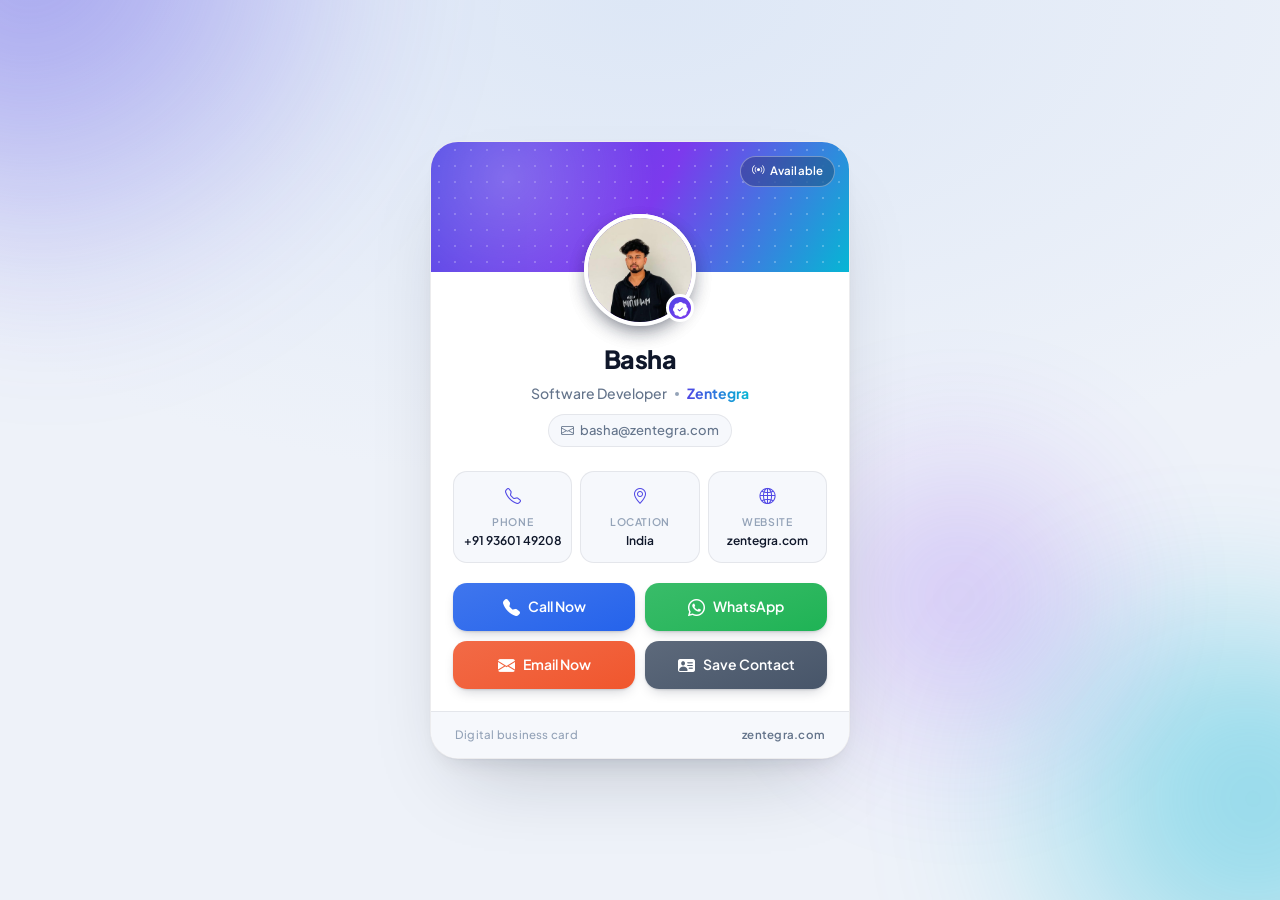
<file: index.html>
<!DOCTYPE html>
<html lang="en">
<head>
    <meta charset="UTF-8">
    <meta name="viewport" content="width=device-width, initial-scale=1.0">
    <meta name="theme-color" content="#0f172a">
    <meta name="description" content="Basha — Software Developer at Zentegra. Call, email, WhatsApp or save my contact.">
    <title>Basha · Software Developer</title>

    <link rel="preconnect" href="https://fonts.googleapis.com">
    <link rel="preconnect" href="https://fonts.gstatic.com" crossorigin>
    <link href="https://fonts.googleapis.com/css2?family=Plus+Jakarta+Sans:wght@400;500;600;700;800&display=swap" rel="stylesheet">
    <link rel="stylesheet" href="https://cdn.jsdelivr.net/npm/bootstrap-icons@1.13.1/font/bootstrap-icons.min.css">
    <link rel="stylesheet" href="styles.css">
</head>
<body data-accent="indigo">

<div class="backdrop" aria-hidden="true">
  <span class="orb orb-1"></span>
  <span class="orb orb-2"></span>
  <span class="orb orb-3"></span>
</div>

<main class="stage">
  <article class="card">

    <!-- cover + avatar -->
    <header class="card-head">
      <div class="cover">
        <span class="cover-pattern" aria-hidden="true"></span>
        <span class="status-chip"><i class="bi bi-broadcast"></i> Available</span>
      </div>

      <div class="avatar-wrap">
        <span class="avatar-fallback" aria-hidden="true">B</span>
        <img class="avatar" src="basha-img.jpeg" alt="Portrait of Basha" width="112" height="112"
             onerror="this.remove()">
        <span class="avatar-badge" title="Zentegra"><i class="bi bi-patch-check-fill"></i></span>
      </div>

      <div class="identity">
        <h1 class="name">Basha</h1>
        <p class="role">Software Developer <span class="dot"></span> <span class="org">Zentegra</span></p>
        <a class="email-link" href="mailto:basha@zentegra.com">
          <i class="bi bi-envelope"></i> basha@zentegra.com
        </a>
      </div>
    </header>

    <!-- quick facts -->
    <ul class="facts">
      <li>
        <i class="bi bi-telephone"></i>
        <div><span class="fact-label">Phone</span><span class="fact-value">+91 93601 49208</span></div>
      </li>
      <li>
        <i class="bi bi-geo-alt"></i>
        <div><span class="fact-label">Location</span><span class="fact-value">India</span></div>
      </li>
      <li>
        <i class="bi bi-globe2"></i>
        <div><span class="fact-label">Website</span><a class="fact-value" href="https://www.zentegra.com" target="_blank" rel="noopener">zentegra.com</a></div>
      </li>
    </ul>

    <!-- actions -->
    <nav class="actions" aria-label="Contact options">
      <a class="actionbtn call" href="tel:+919360149208">
        <i class="bi bi-telephone-fill"></i><span>Call Now</span>
      </a>

      <a class="actionbtn whatsapp" href="https://wa.me/919360149208?text=Hello%20I%20found%20you%20on%20Odoo" target="_blank" rel="noopener">
        <i class="bi bi-whatsapp"></i><span>WhatsApp</span>
      </a>

      <a class="actionbtn email" href="mailto:basha@zentegra.com?subject=Inquiry%20from%20Odoo%20Partners%20Meet">
        <i class="bi bi-envelope-fill"></i><span>Email Now</span>
      </a>

      <a class="actionbtn save" href="contact.vcf" download>
        <i class="bi bi-person-vcard-fill"></i><span>Save Contact</span>
      </a>

      <button class="actionbtn share is-hidden" id="sharebtn" type="button">
        <i class="bi bi-share-fill"></i><span>Share this card</span>
      </button>
    </nav>

    <footer class="card-foot">
      <span>Digital business card</span>
      <a href="https://www.zentegra.com" target="_blank" rel="noopener">zentegra.com</a>
    </footer>

  </article>
</main>

<div class="toast" id="toast" role="status" aria-live="polite"></div>

<script src="card.js"></script>

</body>
</html>
</file>
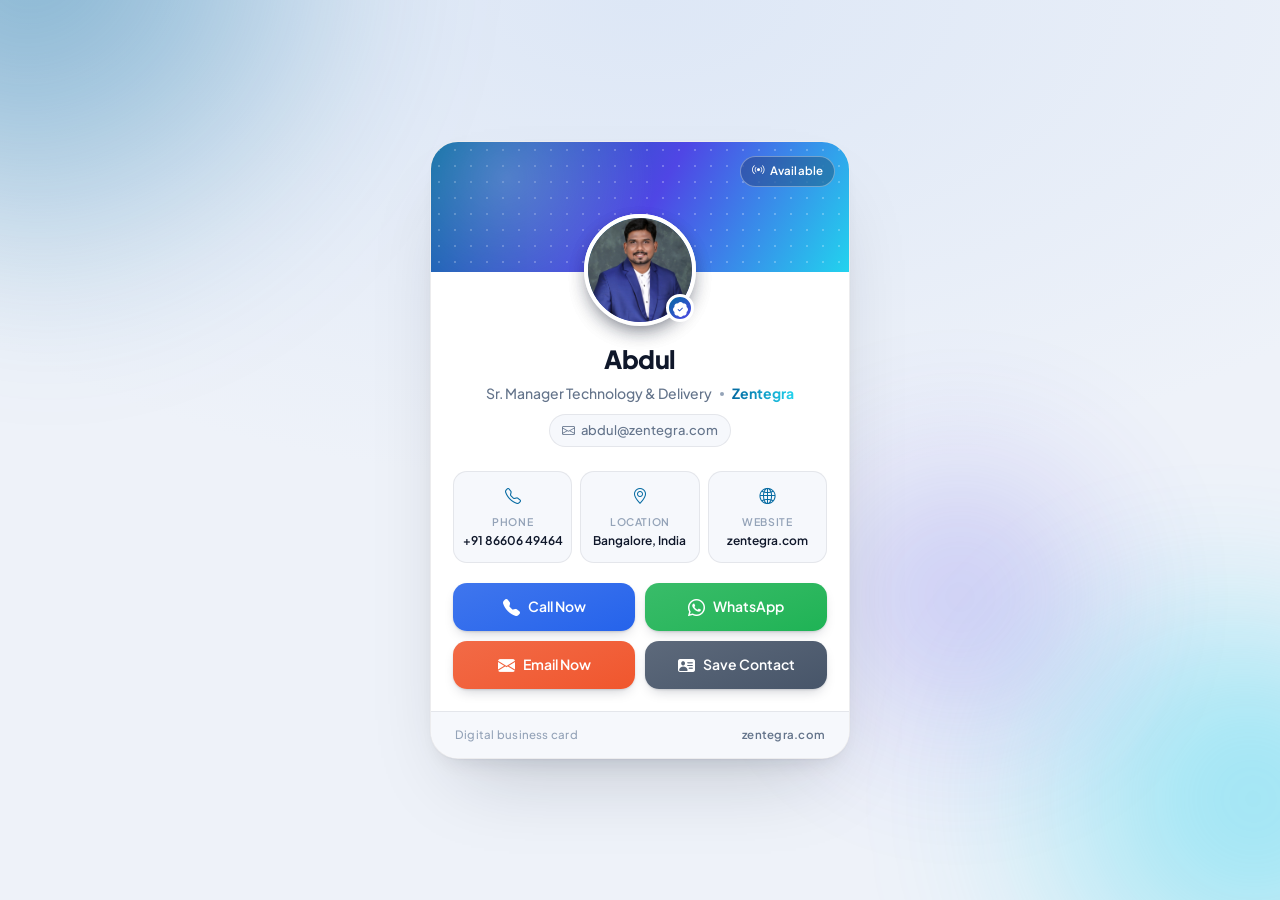
<file: abdul.html>
<!DOCTYPE html>
<html lang="en">
<head>
    <meta charset="UTF-8">
    <meta name="viewport" content="width=device-width, initial-scale=1.0">
    <meta name="theme-color" content="#0f172a">
    <meta name="description" content="Abdul — Software Developer at Zentegra. Call, email, WhatsApp or save my contact.">
    <title>Abdul · Software Developer</title>

    <link rel="preconnect" href="https://fonts.googleapis.com">
    <link rel="preconnect" href="https://fonts.gstatic.com" crossorigin>
    <link href="https://fonts.googleapis.com/css2?family=Plus+Jakarta+Sans:wght@400;500;600;700;800&display=swap" rel="stylesheet">
    <link rel="stylesheet" href="https://cdn.jsdelivr.net/npm/bootstrap-icons@1.13.1/font/bootstrap-icons.min.css">
    <link rel="stylesheet" href="styles.css">
</head>
<body data-accent="azure">

<div class="backdrop" aria-hidden="true">
  <span class="orb orb-1"></span>
  <span class="orb orb-2"></span>
  <span class="orb orb-3"></span>
</div>

<main class="stage">
  <article class="card">

    <!-- cover + avatar -->
    <header class="card-head">
      <div class="cover">
        <span class="cover-pattern" aria-hidden="true"></span>
        <span class="status-chip"><i class="bi bi-broadcast"></i> Available</span>
      </div>

      <div class="avatar-wrap">
        <span class="avatar-fallback" aria-hidden="true">A</span>
        <img class="avatar" src="abdul.png" alt="Portrait of Abdul" width="112" height="112"
             onerror="this.remove()">
        <span class="avatar-badge" title="Zentegra"><i class="bi bi-patch-check-fill"></i></span>
      </div>

      <div class="identity">
        <h1 class="name">Abdul</h1>
        <p class="role">Sr. Manager Technology & Delivery  <span class="dot"></span> <span class="org">Zentegra</span></p>
        <a class="email-link" href="mailto:abdul@zentegra.com">
          <i class="bi bi-envelope"></i> abdul@zentegra.com
        </a>
      </div>
    </header>

    <!-- quick facts -->
    <ul class="facts">
      <li>
        <i class="bi bi-telephone"></i>
        <div><span class="fact-label">Phone</span><span class="fact-value">+91 86606 49464</span></div>
      </li>
      <li>
        <i class="bi bi-geo-alt"></i>
        <div><span class="fact-label">Location</span><span class="fact-value">Bangalore, India</span></div>
      </li>
      <li>
        <i class="bi bi-globe2"></i>
        <div><span class="fact-label">Website</span><a class="fact-value" href="https://www.zentegra.com" target="_blank" rel="noopener">zentegra.com</a></div>
      </li>
    </ul>

    <!-- actions -->
    <nav class="actions" aria-label="Contact options">
      <a class="actionbtn call" href="tel:+918660649464">
        <i class="bi bi-telephone-fill"></i><span>Call Now</span>
      </a>

      <a class="actionbtn whatsapp" href="https://wa.me/918056184543?text=Heyy%20Dude%20I%20found%20you%20on%20Odoo%20Event" target="_blank" rel="noopener">
        <i class="bi bi-whatsapp"></i><span>WhatsApp</span>
      </a>

      <a class="actionbtn email" href="mailto:abdul@zentegra.com?subject=Inquiry%20from%20Odoo%20Partners%20Meet">
        <i class="bi bi-envelope-fill"></i><span>Email Now</span>
      </a>

      <a class="actionbtn save" href="abdul.vcf" download>
        <i class="bi bi-person-vcard-fill"></i><span>Save Contact</span>
      </a>

      <button class="actionbtn share is-hidden" id="sharebtn" type="button">
        <i class="bi bi-share-fill"></i><span>Share this card</span>
      </button>
    </nav>

    <footer class="card-foot">
      <span>Digital business card</span>
      <a href="https://www.zentegra.com" target="_blank" rel="noopener">zentegra.com</a>
    </footer>

  </article>
</main>

<div class="toast" id="toast" role="status" aria-live="polite"></div>

<script src="card.js"></script>

</body>
</html>
</file>
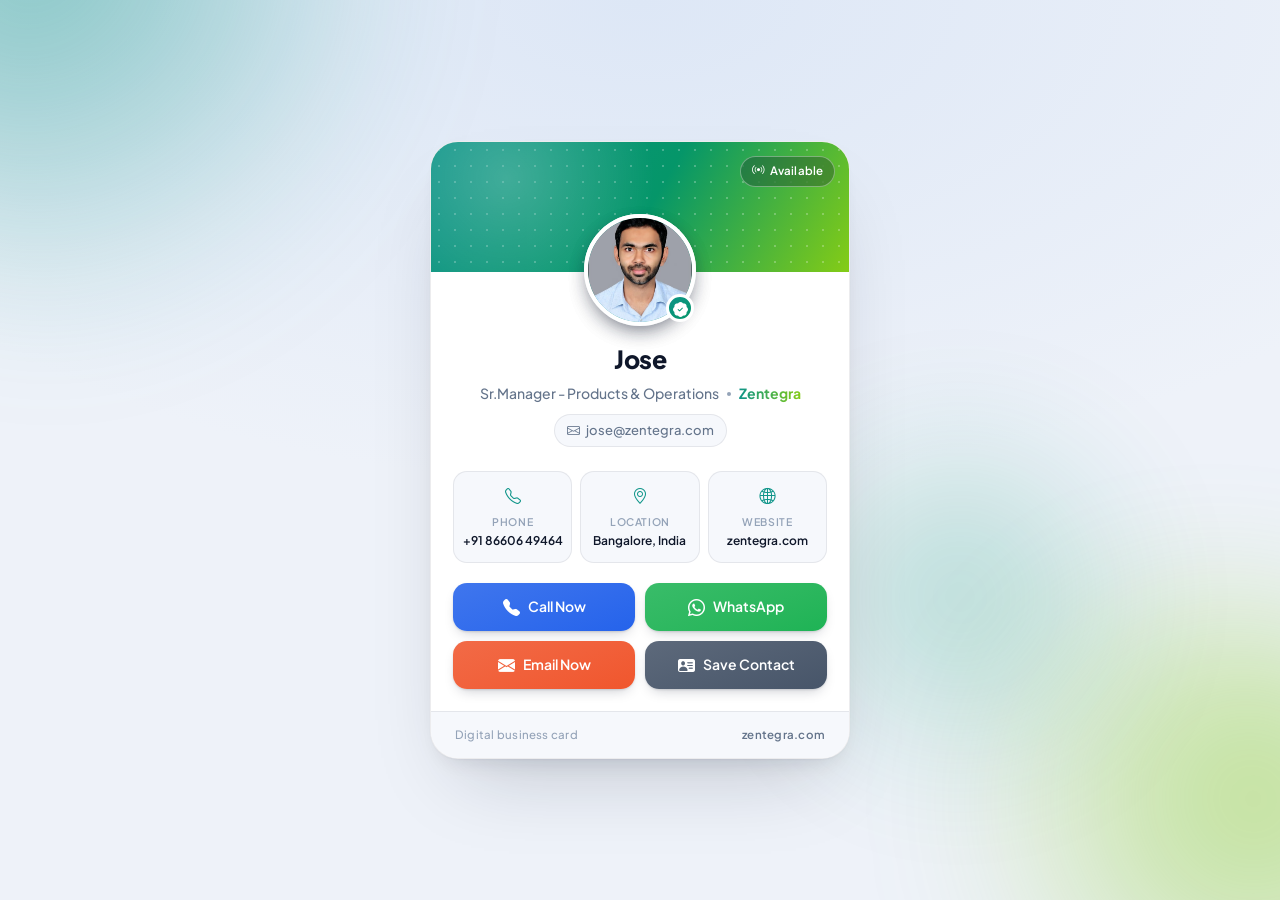
<file: jose.html>
<!DOCTYPE html>
<html lang="en">
<head>
    <meta charset="UTF-8">
    <meta name="viewport" content="width=device-width, initial-scale=1.0">
    <meta name="theme-color" content="#0f172a">
    <meta name="description" content="Jose — Sr.Manager - Products & Operations at Zentegra. Call, email, WhatsApp or save my contact.">
    <title>Jose · Sr.Manager - Products & Operations</title>

    <link rel="preconnect" href="https://fonts.googleapis.com">
    <link rel="preconnect" href="https://fonts.gstatic.com" crossorigin>
    <link href="https://fonts.googleapis.com/css2?family=Plus+Jakarta+Sans:wght@400;500;600;700;800&display=swap" rel="stylesheet">
    <link rel="stylesheet" href="https://cdn.jsdelivr.net/npm/bootstrap-icons@1.13.1/font/bootstrap-icons.min.css">
    <link rel="stylesheet" href="styles.css">
</head>
<body data-accent="emerald">

<div class="backdrop" aria-hidden="true">
  <span class="orb orb-1"></span>
  <span class="orb orb-2"></span>
  <span class="orb orb-3"></span>
</div>

<main class="stage">
  <article class="card">

    <!-- cover + avatar -->
    <header class="card-head">
      <div class="cover">
        <span class="cover-pattern" aria-hidden="true"></span>
        <span class="status-chip"><i class="bi bi-broadcast"></i> Available</span>
      </div>

      <div class="avatar-wrap">
        <span class="avatar-fallback" aria-hidden="true">J</span>
        <img class="avatar" src="jose.png" alt="Portrait of Jose" width="112" height="112"
             onerror="this.remove()">
        <span class="avatar-badge" title="Zentegra"><i class="bi bi-patch-check-fill"></i></span>
      </div>

      <div class="identity">
        <h1 class="name">Jose</h1>
        <p class="role">Sr.Manager - Products & Operations <span class="dot"></span> <span class="org">Zentegra</span></p>
        <a class="email-link" href="mailto:jose@zentegra.com">
          <i class="bi bi-envelope"></i> jose@zentegra.com
        </a>
      </div>
    </header>

    <!-- quick facts -->
    <ul class="facts">
      <li>
        <i class="bi bi-telephone"></i>
        <div><span class="fact-label">Phone</span><span class="fact-value">+91 86606 49464</span></div>
      </li>
      <li>
        <i class="bi bi-geo-alt"></i>
        <div><span class="fact-label">Location</span><span class="fact-value">Bangalore, India</span></div>
      </li>
      <li>
        <i class="bi bi-globe2"></i>
        <div><span class="fact-label">Website</span><a class="fact-value" href="https://www.zentegra.com" target="_blank" rel="noopener">zentegra.com</a></div>
      </li>
    </ul>

    <!-- actions -->
    <nav class="actions" aria-label="Contact options">
      <a class="actionbtn call" href="tel:+918660649464">
        <i class="bi bi-telephone-fill"></i><span>Call Now</span>
      </a>

      <a class="actionbtn whatsapp" href="https://wa.me/918660649464?text=Hello%20I%20found%20you%20on%20Odoo%20Event" target="_blank" rel="noopener">
        <i class="bi bi-whatsapp"></i><span>WhatsApp</span>
      </a>

      <a class="actionbtn email" href="mailto:jose@zentegra.com?subject=Inquiry%20from%20Odoo%20Partners%20Meet">
        <i class="bi bi-envelope-fill"></i><span>Email Now</span>
      </a>

      <a class="actionbtn save" href="jose.vcf" download>
        <i class="bi bi-person-vcard-fill"></i><span>Save Contact</span>
      </a>

      <button class="actionbtn share is-hidden" id="sharebtn" type="button">
        <i class="bi bi-share-fill"></i><span>Share this card</span>
      </button>
    </nav>

    <footer class="card-foot">
      <span>Digital business card</span>
      <a href="https://www.zentegra.com" target="_blank" rel="noopener">zentegra.com</a>
    </footer>

  </article>
</main>

<div class="toast" id="toast" role="status" aria-live="polite"></div>

<script src="card.js"></script>

</body>
</html>
</file>
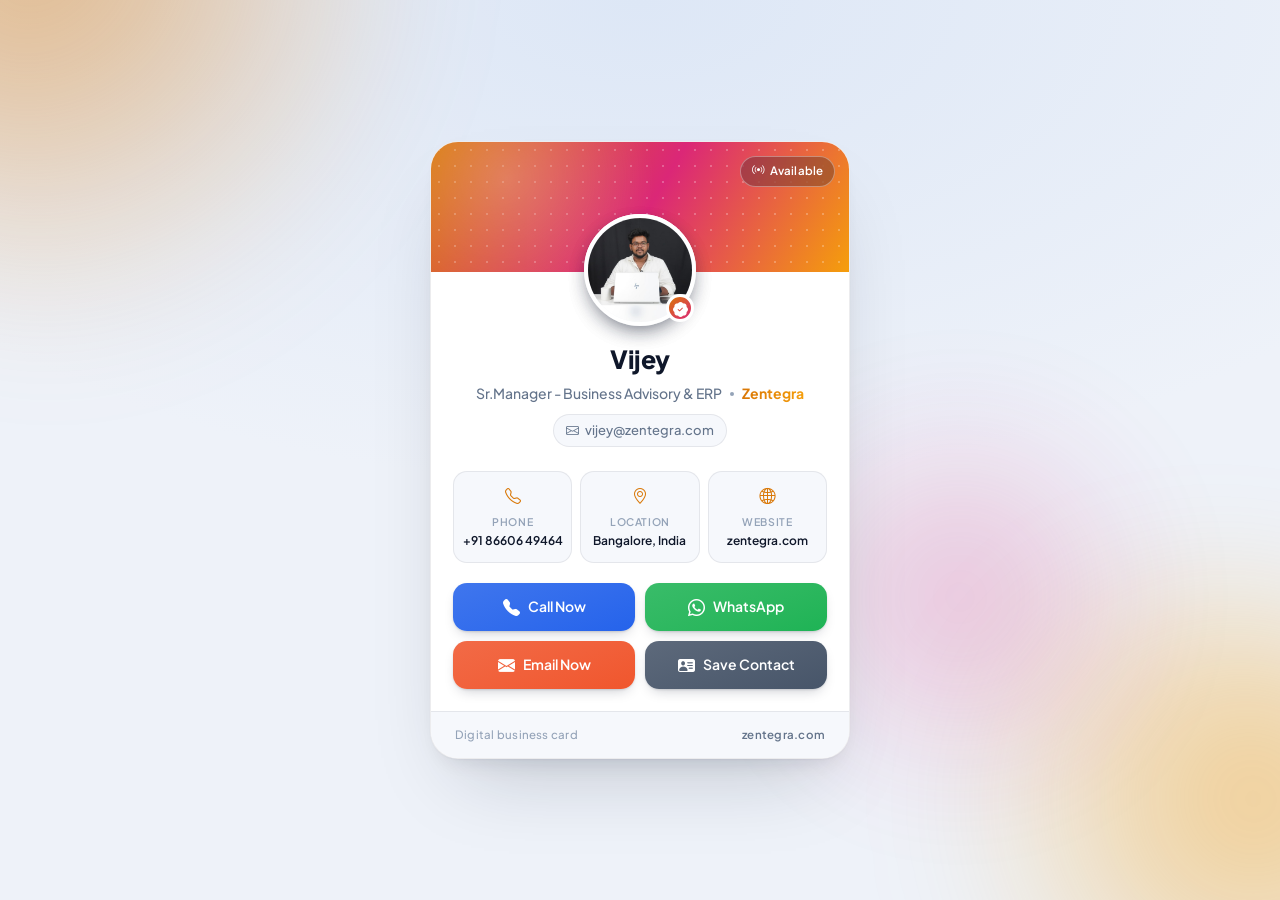
<file: vijey.html>
<!DOCTYPE html>
<html lang="en">
<head>
    <meta charset="UTF-8">
    <meta name="viewport" content="width=device-width, initial-scale=1.0">
    <meta name="theme-color" content="#0f172a">
    <meta name="description" content="Vijey — Software Developer at Zentegra. Call, email, WhatsApp or save my contact.">
    <title>Vijey · Sr.Manager - Business Advisory & ERP</title>

    <link rel="preconnect" href="https://fonts.googleapis.com">
    <link rel="preconnect" href="https://fonts.gstatic.com" crossorigin>
    <link href="https://fonts.googleapis.com/css2?family=Plus+Jakarta+Sans:wght@400;500;600;700;800&display=swap" rel="stylesheet">
    <link rel="stylesheet" href="https://cdn.jsdelivr.net/npm/bootstrap-icons@1.13.1/font/bootstrap-icons.min.css">
    <link rel="stylesheet" href="styles.css">
</head>
<body data-accent="amber">

<div class="backdrop" aria-hidden="true">
  <span class="orb orb-1"></span>
  <span class="orb orb-2"></span>
  <span class="orb orb-3"></span>
</div>

<main class="stage">
  <article class="card">

    <!-- cover + avatar -->
    <header class="card-head">
      <div class="cover">
        <span class="cover-pattern" aria-hidden="true"></span>
        <span class="status-chip"><i class="bi bi-broadcast"></i> Available</span>
      </div>

      <div class="avatar-wrap">
        <span class="avatar-fallback" aria-hidden="true">V</span>
        <img class="avatar" src="vijey.png" alt="Portrait of Vijey" width="112" height="112"
             onerror="this.remove()">
        <span class="avatar-badge" title="Zentegra"><i class="bi bi-patch-check-fill"></i></span>
      </div>

      <div class="identity">
        <h1 class="name">Vijey</h1>
        <p class="role">Sr.Manager - Business Advisory & ERP <span class="dot"></span> <span class="org">Zentegra</span></p>
        <a class="email-link" href="mailto:vijey@zentegra.com">
          <i class="bi bi-envelope"></i> vijey@zentegra.com
        </a>
      </div>
    </header>

    <!-- quick facts -->
    <ul class="facts">
      <li>
        <i class="bi bi-telephone"></i>
        <div><span class="fact-label">Phone</span><span class="fact-value">+91 86606 49464</span></div>
      </li>
      <li>
        <i class="bi bi-geo-alt"></i>
        <div><span class="fact-label">Location</span><span class="fact-value">Bangalore, India</span></div>
      </li>
      <li>
        <i class="bi bi-globe2"></i>
        <div><span class="fact-label">Website</span><a class="fact-value" href="https://www.zentegra.com" target="_blank" rel="noopener">zentegra.com</a></div>
      </li>
    </ul>

    <!-- actions -->
    <nav class="actions" aria-label="Contact options">
      <a class="actionbtn call" href="tel:+918660649464">
        <i class="bi bi-telephone-fill"></i><span>Call Now</span>
      </a>

      <a class="actionbtn whatsapp" href="https://wa.me/918660649464?text=Hello%20I%20found%20you%20on%20Odoo%20Event" target="_blank" rel="noopener">
        <i class="bi bi-whatsapp"></i><span>WhatsApp</span>
      </a>

      <a class="actionbtn email" href="mailto:vijey@zentegra.com?subject=Inquiry%20from%20Odoo%20Partners%20Meet">
        <i class="bi bi-envelope-fill"></i><span>Email Now</span>
      </a>

      <a class="actionbtn save" href="vijey.vcf" download>
        <i class="bi bi-person-vcard-fill"></i><span>Save Contact</span>
      </a>

      <button class="actionbtn share is-hidden" id="sharebtn" type="button">
        <i class="bi bi-share-fill"></i><span>Share this card</span>
      </button>
    </nav>

    <footer class="card-foot">
      <span>Digital business card</span>
      <a href="https://www.zentegra.com" target="_blank" rel="noopener">zentegra.com</a>
    </footer>

  </article>
</main>

<div class="toast" id="toast" role="status" aria-live="polite"></div>

<script src="card.js"></script>

</body>
</html>
</file>
<file: styles.css>
/* ============================================================
   Profile card — design tokens
   ============================================================ */
:root {
  --bg-0: #eef2f9;
  --bg-1: #dde7f6;

  --surface: #ffffff;
  --surface-2: #f6f8fc;
  --border: rgba(15, 23, 42, 0.08);

  --text: #0f172a;
  --text-muted: #64748b;
  --text-soft: #94a3b8;

  --brand: #4f46e5;
  --brand-2: #7c3aed;
  --accent: #06b6d4;

  --call: #2563eb;
  --whatsapp: #1eb355;
  --email: #f0562d;
  --save: #475569;
  --share: #6d28d9;

  --radius-card: 28px;
  --radius-btn: 14px;

  --shadow-card: 0 1px 2px rgba(15, 23, 42, .04),
                 0 12px 24px -12px rgba(15, 23, 42, .12),
                 0 40px 80px -32px rgba(15, 23, 42, .22);
  --shadow-btn: 0 1px 2px rgba(15, 23, 42, .12), 0 6px 14px -6px rgba(15, 23, 42, .28);
  --shadow-btn-hover: 0 2px 4px rgba(15, 23, 42, .14), 0 14px 26px -8px rgba(15, 23, 42, .34);

  --ease: cubic-bezier(.4, 0, .2, 1);
}

/* ---- per-person accents (set via body[data-accent]) ------- */
body[data-accent="indigo"] { --brand: #4f46e5; --brand-2: #7c3aed; --accent: #06b6d4; }
body[data-accent="emerald"] { --brand: #0d9488; --brand-2: #059669; --accent: #84cc16; }
body[data-accent="amber"]  { --brand: #d97706; --brand-2: #db2777; --accent: #f59e0b; }
body[data-accent="azure"]  { --brand: #0369a1; --brand-2: #4f46e5; --accent: #22d3ee; }

@media (prefers-color-scheme: dark) {
  :root {
    --bg-0: #070b14;
    --bg-1: #0d1524;

    --surface: #111827;
    --surface-2: #161f31;
    --border: rgba(255, 255, 255, 0.09);

    --text: #f1f5f9;
    --text-muted: #97a3b6;
    --text-soft: #6b7a8f;

    --shadow-card: 0 1px 2px rgba(0, 0, 0, .4),
                   0 18px 36px -16px rgba(0, 0, 0, .6),
                   0 50px 90px -40px rgba(0, 0, 0, .8);
    --shadow-btn: 0 1px 2px rgba(0, 0, 0, .4), 0 8px 16px -8px rgba(0, 0, 0, .6);
    --shadow-btn-hover: 0 2px 6px rgba(0, 0, 0, .45), 0 16px 30px -10px rgba(0, 0, 0, .7);
  }
}

/* ============================================================
   Base
   ============================================================ */
*, *::before, *::after { box-sizing: border-box; }

html { -webkit-text-size-adjust: 100%; }

body {
  margin: 0;
  min-height: 100vh;
  min-height: 100dvh;
  display: grid;
  place-items: center;
  padding: 32px 18px;
  font-family: "Plus Jakarta Sans", system-ui, -apple-system, "Segoe UI", Roboto, sans-serif;
  font-size: 15px;
  line-height: 1.55;
  color: var(--text);
  background: radial-gradient(120% 90% at 50% 0%, var(--bg-1) 0%, var(--bg-0) 60%);
  -webkit-font-smoothing: antialiased;
  -moz-osx-font-smoothing: grayscale;
}

a { color: inherit; }

/* ============================================================
   Ambient backdrop
   ============================================================ */
.backdrop {
  position: fixed;
  inset: 0;
  overflow: hidden;
  pointer-events: none;
  z-index: 0;
}

.orb {
  position: absolute;
  border-radius: 50%;
  filter: blur(70px);
  opacity: .5;
  will-change: transform;
}

.orb-1 {
  width: 46vmax; height: 46vmax;
  top: -18vmax; left: -12vmax;
  background: radial-gradient(circle at 30% 30%, var(--brand), transparent 68%);
  animation: drift 26s var(--ease) infinite alternate;
}

.orb-2 {
  width: 40vmax; height: 40vmax;
  bottom: -16vmax; right: -14vmax;
  background: radial-gradient(circle at 60% 40%, var(--accent), transparent 68%);
  animation: drift 32s var(--ease) infinite alternate-reverse;
}

.orb-3 {
  width: 30vmax; height: 30vmax;
  top: 45%; left: 60%;
  background: radial-gradient(circle at 50% 50%, var(--brand-2), transparent 70%);
  opacity: .32;
  animation: drift 38s var(--ease) infinite alternate;
}

@keyframes drift {
  from { transform: translate3d(0, 0, 0) scale(1); }
  to   { transform: translate3d(6vmax, 4vmax, 0) scale(1.14); }
}

/* ============================================================
   Card
   ============================================================ */
.stage {
  position: relative;
  z-index: 1;
  width: 100%;
  display: grid;
  place-items: center;
}

.card {
  width: 100%;
  max-width: 400px;
  background: var(--surface);
  border: 1px solid var(--border);
  border-radius: var(--radius-card);
  box-shadow: var(--shadow-card);
  overflow: hidden;
  animation: card-in .7s var(--ease) both;
}

@keyframes card-in {
  from { opacity: 0; transform: translateY(18px) scale(.97); }
  to   { opacity: 1; transform: none; }
}

/* --- cover ------------------------------------------------ */
.cover {
  position: relative;
  height: 116px;
  background: linear-gradient(120deg, var(--brand) 0%, var(--brand-2) 52%, var(--accent) 100%);
}

.cover-pattern {
  position: absolute;
  inset: 0;
  opacity: .5;
  background-image:
    radial-gradient(circle at 18% 28%, rgba(255, 255, 255, .45) 0, transparent 42%),
    radial-gradient(rgba(255, 255, 255, .5) 1px, transparent 1px);
  background-size: auto, 16px 16px;
}

.status-chip {
  position: absolute;
  top: 14px;
  right: 14px;
  display: inline-flex;
  align-items: center;
  gap: 6px;
  padding: 5px 11px;
  font-size: 11.5px;
  font-weight: 600;
  letter-spacing: .01em;
  color: #fff;
  background: rgba(15, 23, 42, .28);
  border: 1px solid rgba(255, 255, 255, .35);
  border-radius: 999px;
  backdrop-filter: blur(8px);
  -webkit-backdrop-filter: blur(8px);
}

.status-chip i { font-size: 12px; }

/* --- avatar ----------------------------------------------- */
.avatar-wrap {
  position: relative;
  width: 112px;
  height: 112px;
  margin: -58px auto 0;
}

/* Initials sit underneath the photo, so a missing image still looks intentional. */
.avatar-fallback {
  position: absolute;
  inset: 0;
  display: grid;
  place-items: center;
  font-size: 34px;
  font-weight: 800;
  letter-spacing: .02em;
  color: #fff;
  background: linear-gradient(140deg, var(--brand), var(--brand-2));
  border: 4px solid var(--surface);
  border-radius: 50%;
  box-shadow: 0 8px 22px -8px rgba(15, 23, 42, .45);
}

.avatar {
  position: relative;
  display: block;
  width: 112px;
  height: 112px;
  object-fit: cover;
  border-radius: 50%;
  background: var(--surface-2);
  border: 4px solid var(--surface);
  box-shadow: 0 8px 22px -8px rgba(15, 23, 42, .45);
  transition: transform .35s var(--ease), box-shadow .35s var(--ease);
}

.avatar-wrap:hover .avatar {
  transform: scale(1.04);
  box-shadow: 0 14px 30px -10px rgba(15, 23, 42, .5);
}

.avatar-badge {
  position: absolute;
  z-index: 2;
  right: 2px;
  bottom: 4px;
  width: 28px;
  height: 28px;
  display: grid;
  place-items: center;
  color: #fff;
  font-size: 15px;
  background: linear-gradient(140deg, var(--brand), var(--brand-2));
  border: 3px solid var(--surface);
  border-radius: 50%;
  animation: pop-in .4s .5s var(--ease) both;
}

@keyframes pop-in {
  from { transform: scale(0); }
  to   { transform: scale(1); }
}

/* --- identity --------------------------------------------- */
.identity {
  padding: 14px 26px 4px;
  text-align: center;
}

.name {
  margin: 0;
  font-size: 25px;
  font-weight: 800;
  letter-spacing: -.02em;
}

.role {
  margin: 4px 0 0;
  display: flex;
  align-items: center;
  justify-content: center;
  gap: 8px;
  flex-wrap: wrap;
  font-size: 14px;
  font-weight: 500;
  color: var(--text-muted);
}

.role .dot {
  width: 4px;
  height: 4px;
  border-radius: 50%;
  background: var(--text-soft);
}

.role .org {
  font-weight: 700;
  background: linear-gradient(90deg, var(--brand), var(--accent));
  -webkit-background-clip: text;
  background-clip: text;
  -webkit-text-fill-color: transparent;
}

.email-link {
  display: inline-flex;
  align-items: center;
  gap: 6px;
  margin-top: 10px;
  padding: 5px 12px;
  font-size: 13px;
  font-weight: 500;
  color: var(--text-muted);
  text-decoration: none;
  background: var(--surface-2);
  border: 1px solid var(--border);
  border-radius: 999px;
  transition: color .2s var(--ease), border-color .2s var(--ease);
}

.email-link:hover {
  color: var(--brand);
  border-color: color-mix(in srgb, var(--brand) 40%, transparent);
}

/* --- quick facts ------------------------------------------ */
.facts {
  list-style: none;
  display: grid;
  grid-template-columns: repeat(3, 1fr);
  gap: 8px;
  margin: 20px 22px 0;
  padding: 0;
}

.facts li {
  display: flex;
  flex-direction: column;
  align-items: center;
  gap: 6px;
  padding: 12px 6px;
  text-align: center;
  background: var(--surface-2);
  border: 1px solid var(--border);
  border-radius: var(--radius-btn);
}

.facts i {
  font-size: 16px;
  color: var(--brand);
}

.fact-label {
  display: block;
  font-size: 10.5px;
  font-weight: 600;
  text-transform: uppercase;
  letter-spacing: .06em;
  color: var(--text-soft);
}

.fact-value {
  display: block;
  margin-top: 1px;
  font-size: 12px;
  font-weight: 600;
  color: var(--text);
  text-decoration: none;
  overflow-wrap: anywhere;
}

a.fact-value:hover { color: var(--brand); }

/* --- actions ---------------------------------------------- */
.actions {
  display: grid;
  grid-template-columns: 1fr 1fr;
  gap: 10px;
  padding: 20px 22px 4px;
}

.actionbtn {
  --btn: var(--brand);
  position: relative;
  display: flex;
  align-items: center;
  justify-content: center;
  gap: 8px;
  min-height: 48px;
  padding: 10px 14px;
  font: inherit;
  font-size: 14px;
  font-weight: 600;
  color: #fff;
  text-decoration: none;
  background: linear-gradient(160deg,
              color-mix(in srgb, var(--btn) 88%, #fff) 0%,
              var(--btn) 100%);
  border: 0;
  border-radius: var(--radius-btn);
  box-shadow: var(--shadow-btn);
  cursor: pointer;
  overflow: hidden;
  transition: transform .22s var(--ease), box-shadow .22s var(--ease);
}

/* sheen that sweeps across on hover */
.actionbtn::after {
  content: "";
  position: absolute;
  top: 0;
  bottom: 0;
  left: -60%;
  width: 55%;
  background: linear-gradient(90deg, transparent, rgba(255, 255, 255, .32), transparent);
  transform: skewX(-18deg);
  transition: left .5s var(--ease);
}

.actionbtn:hover { transform: translateY(-2px); box-shadow: var(--shadow-btn-hover); }
.actionbtn:hover::after { left: 110%; }
.actionbtn:active { transform: translateY(0) scale(.985); }

.actionbtn:focus-visible {
  outline: 2px solid var(--text);
  outline-offset: 3px;
}

.actionbtn i { font-size: 17px; }

.call     { --btn: var(--call); }
.whatsapp { --btn: var(--whatsapp); }
.email    { --btn: var(--email); }
.save     { --btn: var(--save); }

.share {
  --btn: var(--share);
  grid-column: 1 / -1;
  margin-top: 2px;
  animation: rise-in .45s var(--ease) both;
}

@keyframes rise-in {
  from { opacity: 0; transform: translateY(10px); }
  to   { opacity: 1; transform: none; }
}

.is-hidden { display: none !important; }

/* --- footer ----------------------------------------------- */
.card-foot {
  display: flex;
  align-items: center;
  justify-content: space-between;
  gap: 10px;
  margin: 18px 0 0;
  padding: 14px 24px;
  font-size: 11.5px;
  font-weight: 500;
  letter-spacing: .02em;
  color: var(--text-soft);
  border-top: 1px solid var(--border);
  background: var(--surface-2);
}

.card-foot a {
  font-weight: 600;
  color: var(--text-muted);
  text-decoration: none;
}

.card-foot a:hover { color: var(--brand); }

/* ============================================================
   Toast
   ============================================================ */
.toast {
  position: fixed;
  left: 50%;
  bottom: 26px;
  z-index: 10;
  max-width: calc(100% - 36px);
  padding: 11px 18px;
  font-size: 13.5px;
  font-weight: 600;
  color: var(--surface);
  background: var(--text);
  border-radius: 999px;
  box-shadow: 0 12px 28px -10px rgba(15, 23, 42, .5);
  opacity: 0;
  transform: translate(-50%, 14px);
  pointer-events: none;
  transition: opacity .25s var(--ease), transform .25s var(--ease);
}

.toast.is-visible {
  opacity: 1;
  transform: translate(-50%, 0);
}

/* ============================================================
   Responsive
   ============================================================ */
@media (max-width: 380px) {
  body { padding: 20px 12px; }
  .cover { height: 100px; }
  .avatar-wrap { width: 96px; height: 96px; margin-top: -50px; }
  .avatar { width: 96px; height: 96px; }
  .avatar-fallback { font-size: 29px; }
  .name { font-size: 22px; }
  .actions { grid-template-columns: 1fr; padding-left: 18px; padding-right: 18px; }
  .facts { margin-left: 18px; margin-right: 18px; }
  .facts li { padding: 10px 4px; }
  .card-foot { padding-left: 18px; padding-right: 18px; }
}

/* Roomier layout once there is vertical space to spare */
@media (min-width: 420px) and (min-height: 720px) {
  .card { max-width: 420px; }
  .cover { height: 130px; }
}

@media (prefers-reduced-motion: reduce) {
  *, *::before, *::after {
    animation-duration: .001ms !important;
    animation-iteration-count: 1 !important;
    transition-duration: .001ms !important;
  }
}

@media print {
  .backdrop, .actions, .toast { display: none !important; }
  body { background: #fff; padding: 0; }
  .card { box-shadow: none; border: 1px solid #ddd; }
}
</file>
